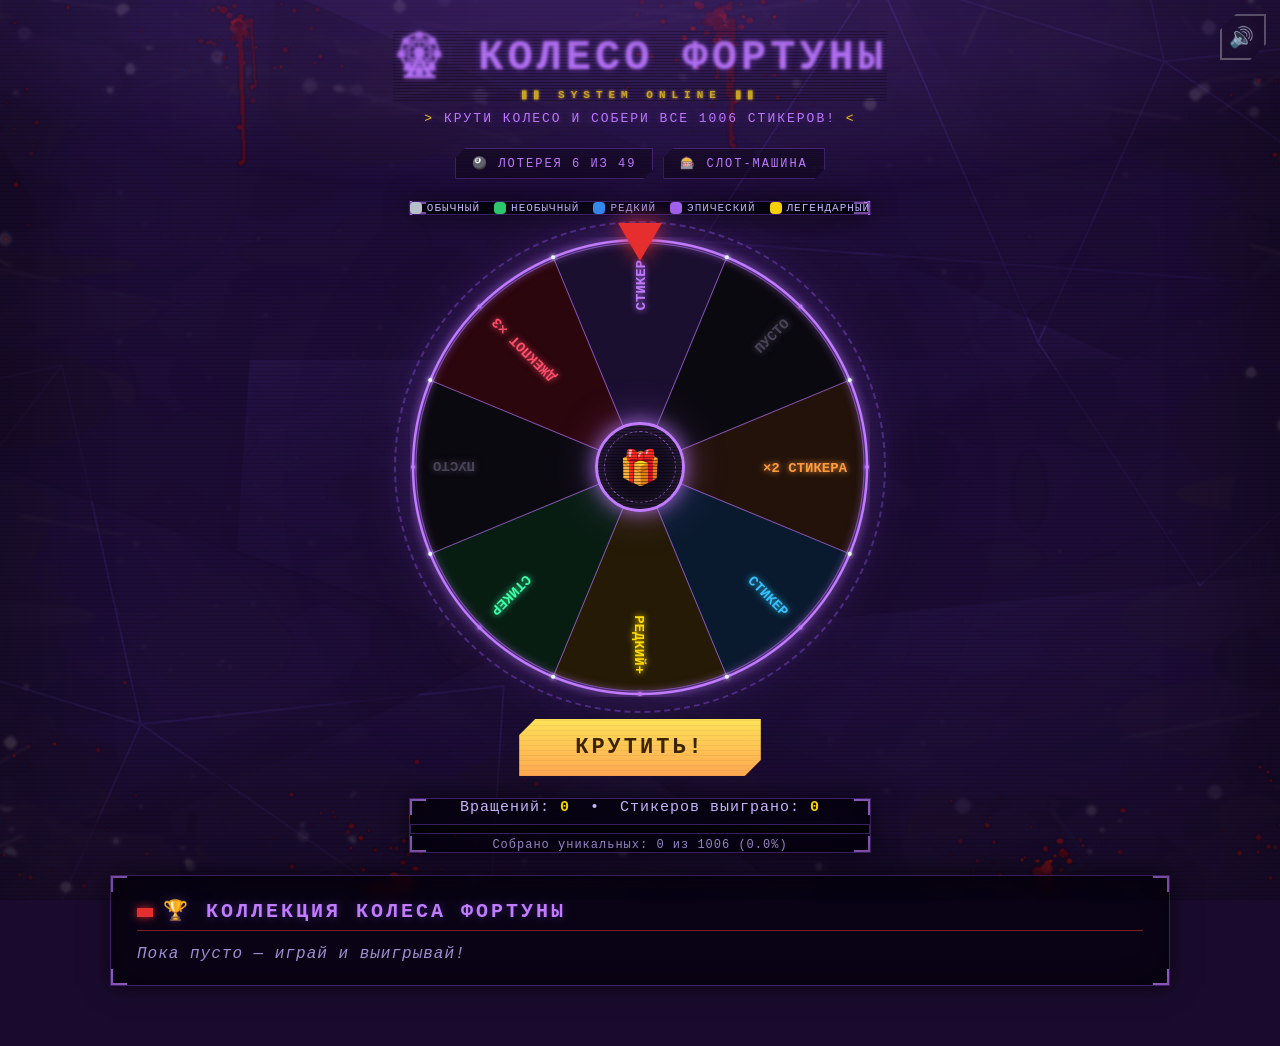
<file: app/index.html>
<!DOCTYPE html>
<html lang="ru">
<head>
<meta charset="UTF-8">
<meta name="viewport" content="width=device-width, initial-scale=1.0">
<meta http-equiv="Cache-Control" content="no-cache, no-store, must-revalidate">
<meta http-equiv="Pragma" content="no-cache">
<title>Колесо фортуны — выиграй стикеры!</title>
<style>
  :root { --neon: #c07bff; --neon-soft: rgba(160,90,255,.35); }
  * { margin: 0; padding: 0; box-sizing: border-box; }

  body {
    font-family: 'Segoe UI', 'Roboto', Arial, sans-serif;
    background-color: #1a0b2e;
    min-height: 100vh;
    color: #fff;
    overflow-x: hidden;
  }
  body::before {
    content: '';
    position: fixed; inset: 0; z-index: -2;
    background: url('bg-violet.png') center / cover no-repeat;
  }
  body::after {
    content: '';
    position: fixed; inset: 0; z-index: -1;
    background: url('blood.png') center / cover no-repeat, url('grime.png') center / cover no-repeat, repeating-linear-gradient(0deg, rgba(0,0,0,.12) 0px, rgba(0,0,0,.12) 1px, transparent 1px, transparent 4px), radial-gradient(ellipse at top, rgba(43,16,85,.28) 0%, rgba(26,11,46,.58) 140%);
  }

  .container {
    max-width: 1100px;
    margin: 0 auto;
    padding: 30px 20px 60px;
    display: flex;
    flex-direction: column;
    align-items: center;
    gap: 22px;
  }

  h1 {
    font-size: clamp(26px, 4vw, 42px);
    text-align: center;
    background: linear-gradient(90deg, #ffd700, #ff9a3d, #ffd700);
    -webkit-background-clip: text;
    background-clip: text;
    color: transparent;
    text-shadow: 0 0 40px rgba(255, 215, 0, .25);
    letter-spacing: 1px;
  }

  .subtitle { color: #c9b8ff; margin-top: -12px; text-align: center; }

  .nav { display: flex; gap: 10px; flex-wrap: wrap; justify-content: center; }
  .nav-link {
    color: #c9b8ff;
    text-decoration: none;
    font-size: 14px;
    border: 1px solid rgba(201,184,255,.35);
    padding: 7px 16px;
    border-radius: 20px;
    transition: background .2s;
  }
  .nav-link:hover { background: rgba(201,184,255,.12); }

  .wheel-stage {
    position: relative;
    width: min(92vw, 460px);
    height: min(92vw, 460px);
    filter: drop-shadow(0 20px 50px rgba(0,0,0,.55));
  }

  canvas#wheel { width: 100%; height: 100%; }

  .pointer {
    position: absolute;
    top: -14px;
    left: 50%;
    transform: translateX(-50%);
    width: 0; height: 0;
    border-left: 22px solid transparent;
    border-right: 22px solid transparent;
    border-top: 38px solid #e62e2e;
    filter: drop-shadow(0 0 10px rgba(230,46,46,.85));
    z-index: 5;
  }

  .hub {
    position: absolute;
    top: 50%; left: 50%;
    transform: translate(-50%, -50%);
    width: 90px; height: 90px;
    border-radius: 50%;
    background: radial-gradient(circle at 50% 40%, #1b0f30 0%, #0b0910 70%);
    border: 3px solid #c07bff;
    display: flex; align-items: center; justify-content: center;
    font-size: 34px;
    z-index: 4;
    box-shadow: 0 0 18px rgba(192,123,255,.75), 0 0 42px rgba(192,123,255,.35), inset 0 0 22px rgba(192,123,255,.28);
    cursor: pointer;
    user-select: none;
    transition: transform .15s, box-shadow .15s;
  }
  .hub::before {
    content: '';
    position: absolute;
    inset: 6px;
    border-radius: 50%;
    border: 1px dashed rgba(192,123,255,.65);
    animation: wheelRing 18s linear infinite reverse;
  }
  .hub::after {
    content: '';
    position: absolute;
    inset: 0;
    border-radius: 50%;
    background: repeating-linear-gradient(0deg, rgba(0,0,0,.4) 0 1px, transparent 1px 3px);
    pointer-events: none;
  }
  .hub:hover {
    transform: translate(-50%,-50%) scale(1.07);
    box-shadow: 0 0 26px rgba(192,123,255,.95), 0 0 60px rgba(192,123,255,.45), inset 0 0 30px rgba(192,123,255,.4);
  }

  .spin-btn {
    padding: 16px 56px;
    font-size: 22px;
    font-weight: 700;
    letter-spacing: 2px;
    color: #3a2500;
    background: linear-gradient(180deg, #ffe259, #ffa751);
    border: none;
    border-radius: 50px;
    cursor: pointer;
    box-shadow: 0 8px 25px rgba(255, 167, 81, .45), inset 0 2px 0 rgba(255,255,255,.6);
    transition: transform .15s, box-shadow .15s;
  }
  .spin-btn:hover:not(:disabled) { transform: translateY(-2px) scale(1.03); }
  .spin-btn:disabled { opacity: .55; cursor: not-allowed; }

  .stats { color: #c9b8ff; font-size: 15px; text-align: center; }
  .stats b { color: #ffd700; }

  .progress-wrap { width: min(92vw, 460px); margin-top: 8px; }
  .progress-bar {
    height: 10px;
    background: rgba(255,255,255,.12);
    border-radius: 6px;
    overflow: hidden;
  }
  .progress-fill {
    height: 100%;
    width: 0%;
    background: linear-gradient(90deg, #ffd700, #ff9a3d);
    border-radius: 6px;
    transition: width .6s;
  }
  .progress-label { font-size: 12px; color: #9d8fd0; margin-top: 4px; text-align: center; }

  /* ---------- редкости ---------- */
  .tier-common    { --tier: #b8c0cc; --tier-bg: rgba(184,192,204,.10); }
  .tier-uncommon  { --tier: #2ecc71; --tier-bg: rgba(46,204,113,.14); }
  .tier-rare      { --tier: #3498ff; --tier-bg: rgba(52,152,255,.16); }
  .tier-epic      { --tier: #b26bff; --tier-bg: rgba(178,107,255,.18); }
  .tier-legendary { --tier: #ffd700; --tier-bg: rgba(255,215,0,.20); }

  .legend {
    display: flex; gap: 14px; flex-wrap: wrap; justify-content: center;
    font-size: 12px; color: #c9b8ff;
  }
  .legend span { display: inline-flex; align-items: center; gap: 5px; }
  .legend i { width: 12px; height: 12px; border-radius: 4px; display: inline-block; background: var(--tier); }

  /* ---------- коллекция ---------- */
  .collection {
    width: 100%;
    background: rgba(255,255,255,.06);
    border: 1px solid rgba(255,255,255,.12);
    border-radius: 20px;
    padding: 22px 26px;
    backdrop-filter: blur(6px);
  }
  .collection h2 { font-size: 20px; margin-bottom: 14px; color: #ffe9a8; }
  .collection .empty { color: #9d8fd0; font-style: italic; }

  .stickers-grid {
    display: grid;
    grid-template-columns: repeat(auto-fill, minmax(92px, 1fr));
    gap: 12px;
  }

  .sticker-card {
    position: relative;
    background: var(--tier-bg);
    border: 2px solid var(--tier);
    border-radius: 14px;
    padding: 10px 6px 8px;
    text-align: center;
    animation: popIn .45s cubic-bezier(.34,1.56,.64,1);
    box-shadow: 0 0 10px color-mix(in srgb, var(--tier) 25%, transparent);
  }
  .sticker-card img { width: 100%; aspect-ratio: 1; object-fit: contain; }
  .sticker-card .emoji-big { font-size: 44px; line-height: 1.25; display: block; }
  .sticker-card .name {
    font-size: 10px; margin-top: 4px; color: #e8e2ff;
    overflow: hidden; display: -webkit-box;
    -webkit-line-clamp: 2; -webkit-box-orient: vertical;
  }
  .sticker-card .count {
    position: absolute; top: -8px; right: -8px;
    background: #ff4757; color: #fff;
    min-width: 24px; height: 24px; line-height: 24px;
    border-radius: 12px; font-size: 12px; font-weight: 700;
    padding: 0 5px;
    box-shadow: 0 3px 8px rgba(0,0,0,.4);
  }
  .tier-badge {
    position: absolute; top: -8px; left: -8px;
    background: var(--tier);
    color: #1a0b2e; font-size: 9px; font-weight: 800;
    padding: 3px 7px; border-radius: 9px;
    letter-spacing: .5px;
  }

  @keyframes popIn {
    0% { transform: scale(0); opacity: 0; }
    100% { transform: scale(1); opacity: 1; }
  }

  /* ---------- модалка ---------- */
  .modal-overlay {
    position: fixed; inset: 0;
    background: rgba(10, 4, 30, .8);
    display: flex; align-items: center; justify-content: center;
    z-index: 100;
    opacity: 0; pointer-events: none;
    transition: opacity .3s;
    backdrop-filter: blur(4px);
  }
  .modal-overlay.show { opacity: 1; pointer-events: auto; }

  .modal {
    background: linear-gradient(160deg, #3b1d6e, #1e0f3d);
    border: 2px solid rgba(255,215,0,.5);
    border-radius: 24px;
    padding: 34px 40px;
    text-align: center;
    max-width: 90vw;
    transform: scale(.7);
    transition: transform .35s cubic-bezier(.34,1.56,.64,1);
    box-shadow: 0 0 60px rgba(255,215,0,.25);
  }
  .modal-overlay.show .modal { transform: scale(1); }

  .modal h2 { font-size: 28px; color: #ffd700; margin-bottom: 6px; }
  .modal .prize-label { color: #c9b8ff; margin-bottom: 20px; }

  .won-stickers { display: flex; gap: 16px; justify-content: center; flex-wrap: wrap; }
  .won-item { animation: popIn .5s cubic-bezier(.34,1.56,.64,1) backwards; }
  .won-item:nth-child(2) { animation-delay: .15s; }
  .won-item:nth-child(3) { animation-delay: .3s; }
  .won-item .won-emoji {
    font-size: 88px; line-height: 1.3;
    width: 130px; height: 130px;
    display: flex; align-items: center; justify-content: center;
    background: var(--tier-bg);
    border: 2px solid var(--tier);
    border-radius: 20px;
    box-shadow: 0 0 20px color-mix(in srgb, var(--tier) 35%, transparent);
  }
  .won-item img.won-img {
    width: 130px; height: 130px; object-fit: contain;
    background: var(--tier-bg);
    border: 2px solid var(--tier);
    border-radius: 20px;
    box-shadow: 0 0 24px color-mix(in srgb, var(--tier) 45%, transparent);
  }
  .won-item .won-name { font-size: 12px; color: #ffe9a8; margin-top: 6px; max-width: 130px; }
  .won-item .won-tier { font-size: 10px; font-weight: 800; color: var(--tier); text-transform: uppercase; letter-spacing: .5px; }

  .close-btn {
    margin-top: 24px;
    padding: 12px 40px;
    font-size: 16px; font-weight: 700;
    color: #3a2500;
    background: linear-gradient(180deg, #ffe259, #ffa751);
    border: none; border-radius: 30px;
    cursor: pointer;
    transition: transform .15s;
  }
  .close-btn:hover { transform: scale(1.05); }

  #confetti-canvas { position: fixed; inset: 0; pointer-events: none; z-index: 99; }
</style>
<link rel="stylesheet" href="cyberpunk.css?v=20">
</head>
<body>

<canvas id="confetti-canvas"></canvas>

<div class="container">
  <h1>🎡 КОЛЕСО ФОРТУНЫ</h1>
  <p class="subtitle">Крути колесо и собери все 1006 стикеров!</p>

  <div class="nav">
    <a class="nav-link" href="lottery.html">🎱 Лотерея 6 из 49</a>
    <a class="nav-link" href="slots.html">🎰 Слот-машина</a>
  </div>

  <div class="legend">
    <span class="tier-common"><i></i>Обычный</span>
    <span class="tier-uncommon"><i></i>Необычный</span>
    <span class="tier-rare"><i></i>Редкий</span>
    <span class="tier-epic"><i></i>Эпический</span>
    <span class="tier-legendary"><i></i>Легендарный</span>
  </div>

  <div class="wheel-stage">
    <div class="pointer"></div>
    <canvas id="wheel" width="920" height="920"></canvas>
    <div class="hub" id="hub">🎁</div>
  </div>

  <button class="spin-btn" id="spinBtn">КРУТИТЬ!</button>

  <div class="stats">
    Вращений: <b id="spinCount">0</b> &nbsp;•&nbsp; Стикеров выиграно: <b id="stickerCount">0</b>
    <div class="progress-wrap">
      <div class="progress-bar"><div class="progress-fill" id="progressFill"></div></div>
      <div class="progress-label" id="progressLabel"></div>
    </div>
  </div>

  <div class="collection">
    <h2>🏆 Коллекция колеса фортуны</h2>
    <p class="empty" id="emptyMsg">Пока пусто — играй и выигрывай!</p>
    <div class="stickers-grid" id="collection"></div>
  </div>
</div>

<div class="modal-overlay" id="modalOverlay">
  <div class="modal">
    <h2 id="modalTitle">Победа!</h2>
    <p class="prize-label" id="modalPrize"></p>
    <div class="won-stickers" id="wonStickers"></div>
    <button class="close-btn" id="closeModal">Забрать приз</button>
  </div>
</div>

<script src="stickers-data.js?v=20"></script>
<script src="shared.js?v=20"></script>
<script>
/* ================== СОХРАНЕНИЕ ЭТОЙ ИГРЫ ================== */
initGame('wheel');
STATE.stats.wheelSpins = STATE.stats.wheelSpins || 0;
STATE.stats.wheelWon = STATE.stats.wheelWon || 0;

/* ================== СЕКТОРЫ ================== */
const SECTORS = [
  { label: 'СТИКЕР',     type: 'sticker', count: 1, color: '#1b0f30', glow: '#c07bff' },
  { label: 'ПУСТО',      type: 'empty',   count: 0, color: '#0b0910', glow: '#4a4458' },
  { label: '×2 СТИКЕРА', type: 'sticker', count: 2, color: '#22120a', glow: '#ff9a3d' },
  { label: 'СТИКЕР',     type: 'sticker', count: 1, color: '#0a1a2e', glow: '#35c4ff' },
  { label: 'РЕДКИЙ+',    type: 'rare',    count: 1, color: '#241a05', glow: '#ffd900' },
  { label: 'СТИКЕР',     type: 'sticker', count: 1, color: '#081d12', glow: '#3dffa8' },
  { label: 'ПУСТО',      type: 'empty',   count: 0, color: '#0b0910', glow: '#4a4458' },
  { label: 'ДЖЕКПОТ ×3', type: 'jackpot', count: 3, color: '#2b060d', glow: '#ff4d6a' },
];

const NORMAL_W  = [58.5, 26, 11, 4, 0.5];  // обычный сектор
const RARE_W    = [0, 0, 55, 30, 15];      // «РЕДКИЙ+»
const JACKPOT_W = [0, 35, 40, 18, 7];      // джекпот

/* ================== СОСТОЯНИЕ СТРАНИЦЫ ================== */
let spinning = false;
let angle = 0;

/* ================== КОЛЕСО ================== */
const canvas = document.getElementById('wheel');
const ctx = canvas.getContext('2d');
const SIZE = canvas.width;
const R = SIZE / 2;

function drawWheel(rotation) {
  ctx.clearRect(0, 0, SIZE, SIZE);
  const n = SECTORS.length;
  const arc = (Math.PI * 2) / n;

  ctx.save();
  ctx.translate(R, R);
  ctx.rotate(rotation);

  for (let i = 0; i < n; i++) {
    const start = i * arc - Math.PI / 2 - arc / 2;
    ctx.beginPath();
    ctx.moveTo(0, 0);
    ctx.arc(0, 0, R - 12, start, start + arc);
    ctx.closePath();
    ctx.fillStyle = SECTORS[i].color;
    ctx.fill();
    ctx.strokeStyle = 'rgba(192,123,255,.5)';
    ctx.lineWidth = 2;
    ctx.stroke();

    ctx.save();
    ctx.rotate(start + arc / 2);
    ctx.textAlign = 'right';
    ctx.fillStyle = SECTORS[i].glow;
    ctx.font = 'bold 28px Consolas, "Courier New", monospace';
    ctx.shadowColor = SECTORS[i].glow;
    ctx.shadowBlur = 14;
    ctx.fillText(SECTORS[i].label, R - 46, 10);
    ctx.restore();
  }

  // неоновый обод
  ctx.beginPath();
  ctx.arc(0, 0, R - 6, 0, Math.PI * 2);
  ctx.lineWidth = 5;
  ctx.strokeStyle = '#c07bff';
  ctx.shadowColor = '#c07bff';
  ctx.shadowBlur = 18;
  ctx.stroke();
  ctx.shadowBlur = 0;

  const bulbs = 16;
  for (let i = 0; i < bulbs; i++) {
    const a = (i / bulbs) * Math.PI * 2;
    ctx.beginPath();
    ctx.arc(Math.cos(a) * (R - 6), Math.sin(a) * (R - 6), 4, 0, Math.PI * 2);
    ctx.fillStyle = (i % 2 === 0) ? '#c07bff' : '#eaf6ff';
    ctx.shadowColor = ctx.fillStyle;
    ctx.shadowBlur = 8;
    ctx.fill();
    ctx.shadowBlur = 0;
  }

  ctx.restore();
}
drawWheel(angle);

/* ================== ВРАЩЕНИЕ ================== */
function spin() {
  if (spinning) return;
  spinning = true;
  document.getElementById('spinBtn').disabled = true;

  const n = SECTORS.length;
  const arc = (Math.PI * 2) / n;
  const targetIndex = Math.floor(Math.random() * n);

  const currentMod = ((angle % (Math.PI * 2)) + Math.PI * 2) % (Math.PI * 2);
  const targetMod = ((-targetIndex * arc) % (Math.PI * 2) + Math.PI * 2) % (Math.PI * 2);
  let delta = targetMod - currentMod;
  if (delta < 0) delta += Math.PI * 2;

  const fullTurns = (5 + Math.floor(Math.random() * 3)) * Math.PI * 2;
  const jitter = (Math.random() - 0.5) * arc * 0.6;
  const totalDelta = fullTurns + delta - jitter;

  const duration = 5200 + Math.random() * 800;
  const startAngle = angle;
  const startTime = performance.now();
  let lastTickSector = -1;

  function easeOutCubic(t) { return 1 - Math.pow(1 - t, 3); }

  function frame(now) {
    const t = Math.min((now - startTime) / duration, 1);
    angle = startAngle + totalDelta * easeOutCubic(t);
    drawWheel(angle);

    const mod = ((angle % (Math.PI * 2)) + Math.PI * 2) % (Math.PI * 2);
    const sectorAtPointer = Math.round(((Math.PI * 2) - mod) / arc) % n;
    if (sectorAtPointer !== lastTickSector) {
      lastTickSector = sectorAtPointer;
      if (t < 0.95) tickSound();
    }

    if (t < 1) requestAnimationFrame(frame);
    else finishSpin(targetIndex);
  }
  requestAnimationFrame(frame);
}

/* ================== РЕЗУЛЬТАТ ================== */
function finishSpin(index) {
  const sector = SECTORS[index];
  STATE.stats.wheelSpins++;
  saveState();
  document.getElementById('spinCount').textContent = STATE.stats.wheelSpins;

  if (sector.type === 'empty') {
    Sound.loss();
    showModal('😕 Пусто!', pickRand(PHRASES.wheelEmpty), []);
  } else {
    const w = sector.type === 'rare' ? RARE_W : sector.type === 'jackpot' ? JACKPOT_W : NORMAL_W;
    const won = [];
    for (let i = 0; i < sector.count; i++) {
      const s = pickSticker(w);
      won.push(s);
      awardSticker(s);
      STATE.stats.wheelWon++;
    }
    saveState();
    document.getElementById('stickerCount').textContent = STATE.stats.wheelWon;

    const bestTier = won.reduce((a, s) => Math.max(a, TIER_RANK[s.tier]), 0);
    const titles = {
      sticker: pickRand(PHRASES.wheelWin),
      rare: pickRand(PHRASES.wheelRare),
      jackpot: pickRand(PHRASES.wheelJackpot)
    };
    const labels = {
      sticker: sector.count > 1 ? `Ты выиграл ${sector.count} стикера!` : 'Ты выиграл стикер!',
      rare: 'Гарантированно редкий стикер или лучше!',
      jackpot: 'Сразу 3 стикера с повышенной редкостью!'
    };
    if (sector.type === 'sticker' && bestTier >= 3) titles.sticker = pickRand(PHRASES.wheelRare);
    showModal(titles[sector.type], labels[sector.type], won);
    winJingle();
    Confetti.launch(sector.type !== 'sticker' ? 220 : 120);
  }

  renderCollection(document.getElementById('collection'), document.getElementById('emptyMsg'));
  updateProgress(document.getElementById('progressFill'), document.getElementById('progressLabel'));
  spinning = false;
  document.getElementById('spinBtn').disabled = false;
}

/* ================== МОДАЛКА ================== */
const overlay = document.getElementById('modalOverlay');
function showModal(title, label, stickers) {
  document.getElementById('modalTitle').textContent = title;
  document.getElementById('modalPrize').textContent = label;
  const box = document.getElementById('wonStickers');
  box.innerHTML = '';
  stickers.forEach(s => box.appendChild(buildWonItem(s)));
  overlay.classList.add('show');
}
bindModal(overlay, document.getElementById('closeModal'));

/* ================== ИНИЦИАЛИЗАЦИЯ ================== */
Confetti.init(document.getElementById('confetti-canvas'));
Sound.init();
document.getElementById('spinBtn').addEventListener('click', spin);
document.getElementById('hub').addEventListener('click', spin);

document.getElementById('spinCount').textContent = STATE.stats.wheelSpins;
document.getElementById('stickerCount').textContent = STATE.stats.wheelWon;
renderCollection(document.getElementById('collection'), document.getElementById('emptyMsg'));
updateProgress(document.getElementById('progressFill'), document.getElementById('progressLabel'));
</script>
</body>
</html>
</file>
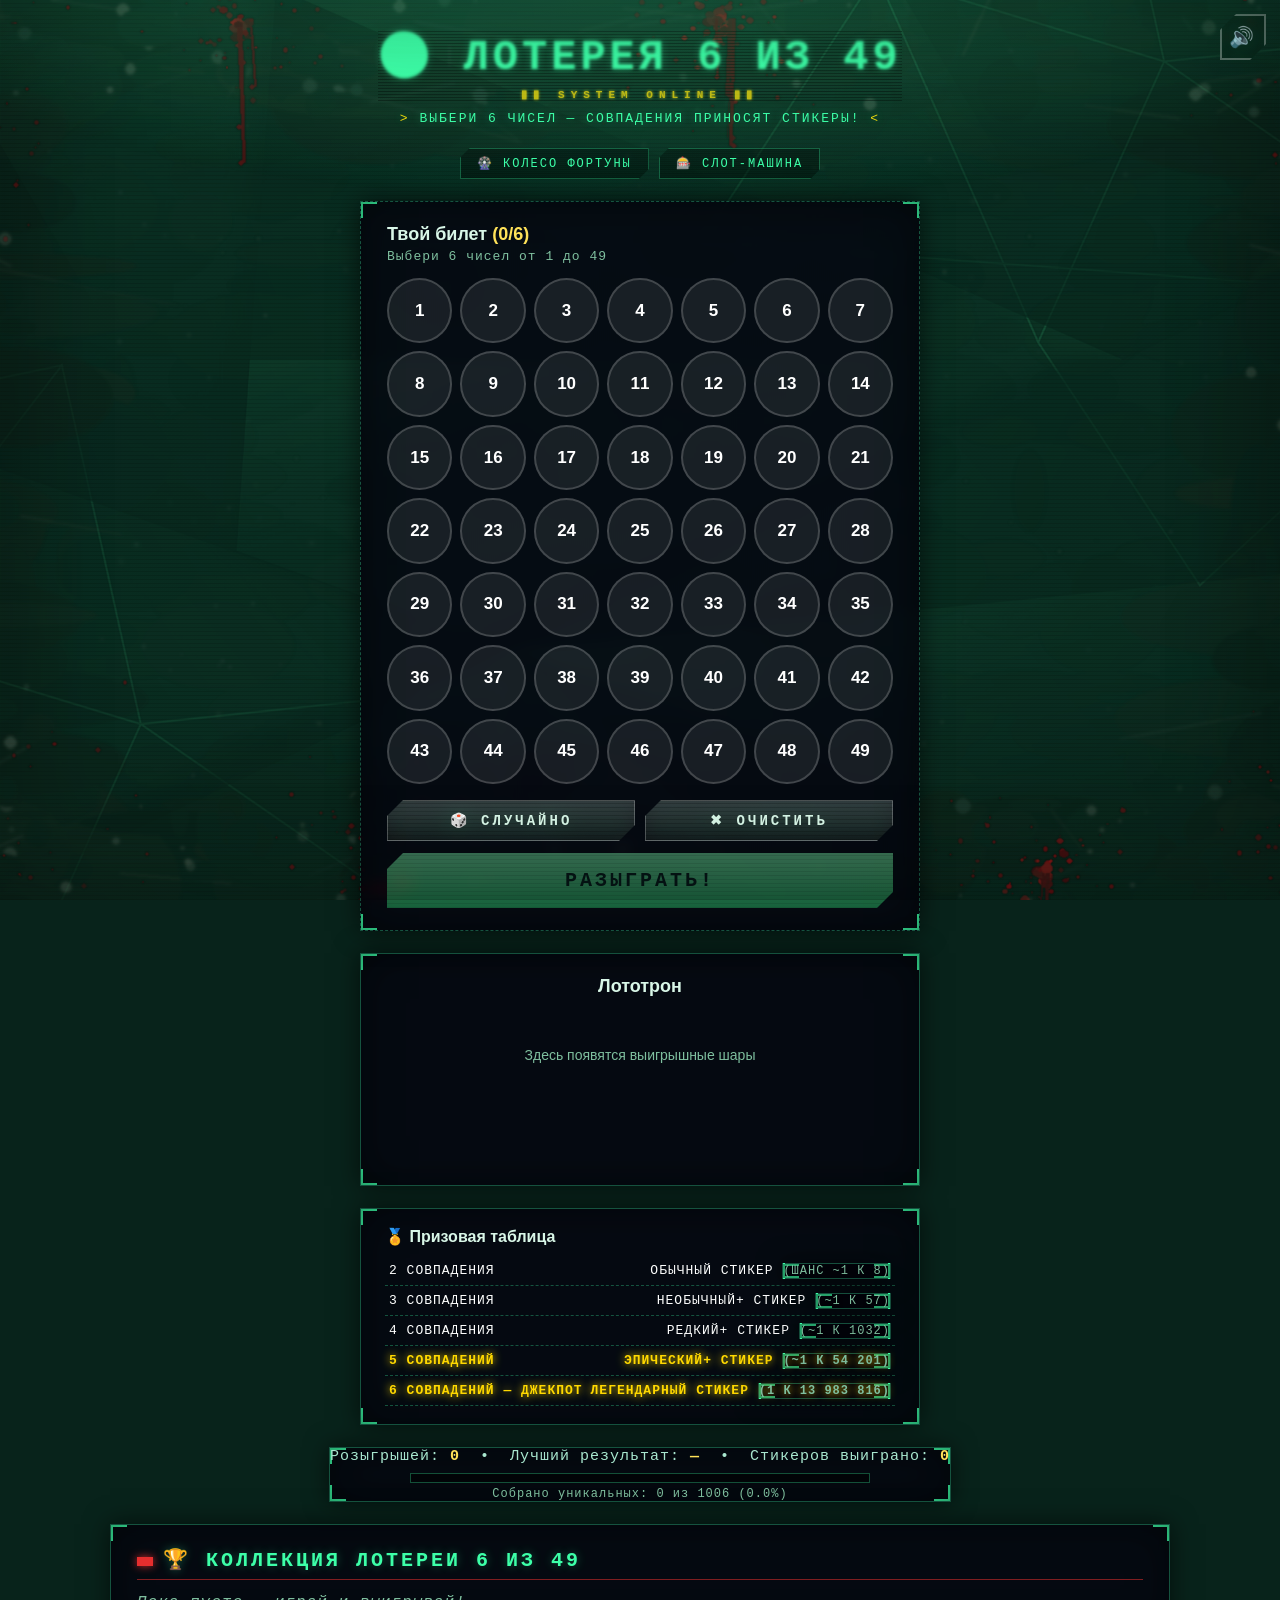
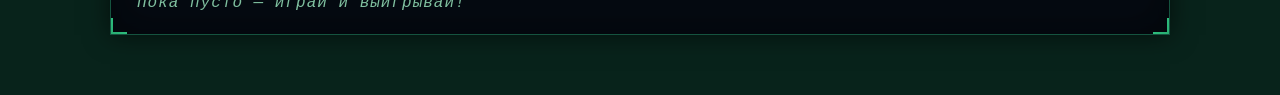
<file: app/lottery.html>
<!DOCTYPE html>
<html lang="ru">
<head>
<meta charset="UTF-8">
<meta name="viewport" content="width=device-width, initial-scale=1.0">
<meta http-equiv="Cache-Control" content="no-cache, no-store, must-revalidate">
<meta http-equiv="Pragma" content="no-cache">
<title>Лотерея 6 из 49 — выиграй стикеры!</title>
<style>
  :root { --neon: #3dffa8; --neon-soft: rgba(61,255,168,.30); }
  * { margin: 0; padding: 0; box-sizing: border-box; }

  body {
    font-family: 'Segoe UI', 'Roboto', Arial, sans-serif;
    background-color: #08231b;
    min-height: 100vh;
    color: #fff;
    overflow-x: hidden;
  }
  body::before {
    content: '';
    position: fixed; inset: 0; z-index: -2;
    background: url('bg-green.png') center / cover no-repeat;
  }
  body::after {
    content: '';
    position: fixed; inset: 0; z-index: -1;
    background: url('blood.png') center / cover no-repeat, url('grime.png') center / cover no-repeat, repeating-linear-gradient(0deg, rgba(0,0,0,.12) 0px, rgba(0,0,0,.12) 1px, transparent 1px, transparent 4px), radial-gradient(ellipse at top, rgba(13,59,46,.28) 0%, rgba(8,35,27,.58) 140%);
  }

  .container {
    max-width: 1100px;
    margin: 0 auto;
    padding: 30px 20px 60px;
    display: flex;
    flex-direction: column;
    align-items: center;
    gap: 22px;
  }

  h1 {
    font-size: clamp(26px, 4vw, 42px);
    text-align: center;
    background: linear-gradient(90deg, #ffe259, #7bf1a8, #ffe259);
    -webkit-background-clip: text;
    background-clip: text;
    color: transparent;
    text-shadow: 0 0 40px rgba(123, 241, 168, .25);
    letter-spacing: 1px;
  }

  .subtitle { color: #a8e6cf; margin-top: -12px; text-align: center; }

  .nav { display: flex; gap: 10px; flex-wrap: wrap; justify-content: center; }
  .nav-link {
    color: #a8e6cf;
    text-decoration: none;
    font-size: 14px;
    border: 1px solid rgba(168,230,207,.35);
    padding: 7px 16px;
    border-radius: 20px;
    transition: background .2s;
  }
  .nav-link:hover { background: rgba(168,230,207,.12); }

  /* ---------- билет ---------- */
  .ticket {
    background: rgba(255,255,255,.06);
    border: 1px solid rgba(255,255,255,.14);
    border-radius: 20px;
    padding: 22px 26px;
    backdrop-filter: blur(6px);
    width: min(94vw, 560px);
  }
  .ticket h2 { font-size: 18px; color: #d9f7e8; margin-bottom: 4px; }
  .ticket .hint { font-size: 13px; color: #7fbf9f; margin-bottom: 14px; }

  .numbers-grid {
    display: grid;
    grid-template-columns: repeat(7, 1fr);
    gap: 8px;
  }

  .num {
    aspect-ratio: 1;
    display: flex; align-items: center; justify-content: center;
    border-radius: 50%;
    background: rgba(255,255,255,.08);
    border: 2px solid rgba(255,255,255,.18);
    font-size: clamp(13px, 2.4vw, 17px);
    font-weight: 700;
    cursor: pointer;
    user-select: none;
    transition: transform .12s, background .15s, border-color .15s;
  }
  .num:hover { transform: scale(1.12); border-color: #7bf1a8; }
  .num.selected {
    background: linear-gradient(160deg, #ffd700, #ff9a3d);
    border-color: #ffd700;
    color: #3a2500;
    box-shadow: 0 0 12px rgba(255,215,0,.45);
  }
  .num.matched {
    background: linear-gradient(160deg, #2ecc71, #1a9c54);
    border-color: #7bf1a8;
    color: #fff;
    box-shadow: 0 0 14px rgba(46,204,113,.6);
    animation: pulse 1s ease-in-out infinite alternate;
  }
  .num.missed {
    background: rgba(231,76,60,.25);
    border-color: rgba(231,76,60,.6);
    color: #ffb3ab;
  }

  @keyframes pulse {
    from { transform: scale(1); }
    to   { transform: scale(1.08); }
  }

  .ticket-actions { display: flex; gap: 10px; margin-top: 16px; flex-wrap: wrap; }
  .mini-btn {
    flex: 1;
    min-width: 110px;
    padding: 11px 14px;
    font-size: 14px; font-weight: 700;
    border-radius: 12px;
    border: 1px solid rgba(255,255,255,.25);
    background: rgba(255,255,255,.08);
    color: #d9f7e8;
    cursor: pointer;
    transition: background .15s, transform .12s;
  }
  .mini-btn:hover { background: rgba(255,255,255,.16); transform: translateY(-1px); }

  .play-btn {
    width: 100%;
    margin-top: 12px;
    padding: 16px;
    font-size: 20px; font-weight: 800; letter-spacing: 2px;
    color: #08231b;
    background: linear-gradient(180deg, #7bf1a8, #2ecc71);
    border: none; border-radius: 16px;
    cursor: pointer;
    box-shadow: 0 8px 25px rgba(46,204,113,.4), inset 0 2px 0 rgba(255,255,255,.5);
    transition: transform .15s;
  }
  .play-btn:hover:not(:disabled) { transform: translateY(-2px) scale(1.01); }
  .play-btn:disabled { opacity: .45; cursor: not-allowed; }

  /* ---------- лототрон ---------- */
  .draw-area {
    width: min(94vw, 560px);
    background: rgba(0,0,0,.25);
    border: 1px solid rgba(255,255,255,.12);
    border-radius: 20px;
    padding: 22px 26px;
    text-align: center;
  }
  .draw-area h2 { font-size: 18px; color: #d9f7e8; margin-bottom: 16px; }

  .balls {
    display: flex; gap: 14px; justify-content: center; flex-wrap: wrap;
    min-height: 84px; align-items: center;
  }
  .ball {
    width: 76px; height: 76px;
    border-radius: 50%;
    display: flex; align-items: center; justify-content: center;
    font-size: 26px; font-weight: 800;
    color: #5a3200;
    background: radial-gradient(circle at 32% 28%, #fff8dc, #ffd700 55%, #c8950a);
    border: 3px solid #a97e08;
    box-shadow: 0 6px 16px rgba(0,0,0,.45), inset 0 -6px 10px rgba(0,0,0,.18);
    animation: ballIn .5s cubic-bezier(.34,1.56,.64,1) backwards;
  }
  .ball.match {
    background: radial-gradient(circle at 32% 28%, #d8ffe9, #2ecc71 55%, #157a41);
    border-color: #0f5c30;
    color: #04331a;
    box-shadow: 0 0 24px rgba(46,204,113,.8), 0 6px 16px rgba(0,0,0,.45);
  }
  @keyframes ballIn {
    0% { transform: translateY(-70px) scale(.3); opacity: 0; }
    100% { transform: translateY(0) scale(1); opacity: 1; }
  }

  .result-msg { margin-top: 16px; font-size: 20px; font-weight: 800; min-height: 28px; color: #ffe259; }
  .result-sub { font-size: 14px; color: #a8e6cf; margin-top: 4px; min-height: 18px; }

  /* ---------- таблица призов ---------- */
  .prizes {
    width: min(94vw, 560px);
    background: rgba(255,255,255,.06);
    border: 1px solid rgba(255,255,255,.12);
    border-radius: 20px;
    padding: 18px 24px;
  }
  .prizes h2 { font-size: 16px; color: #d9f7e8; margin-bottom: 10px; }
  .prize-row {
    display: flex; justify-content: space-between; align-items: center;
    padding: 7px 4px; font-size: 14px;
    border-bottom: 1px dashed rgba(255,255,255,.12);
  }
  .prize-row:last-child { border-bottom: none; }
  .prize-row .odds { color: #7fbf9f; font-size: 12px; }
  .prize-row.hot { color: #ffe259; font-weight: 700; }

  /* ---------- редкости ---------- */
  .tier-common    { --tier: #b8c0cc; --tier-bg: rgba(184,192,204,.10); }
  .tier-uncommon  { --tier: #2ecc71; --tier-bg: rgba(46,204,113,.14); }
  .tier-rare      { --tier: #3498ff; --tier-bg: rgba(52,152,255,.16); }
  .tier-epic      { --tier: #b26bff; --tier-bg: rgba(178,107,255,.18); }
  .tier-legendary { --tier: #ffd700; --tier-bg: rgba(255,215,0,.20); }

  .stats { color: #a8e6cf; font-size: 15px; text-align: center; }
  .stats b { color: #ffe259; }

  .progress-wrap { width: min(92vw, 460px); margin: 8px auto 0; }
  .progress-bar { height: 10px; background: rgba(255,255,255,.12); border-radius: 6px; overflow: hidden; }
  .progress-fill {
    height: 100%; width: 0%;
    background: linear-gradient(90deg, #7bf1a8, #2ecc71);
    border-radius: 6px; transition: width .6s;
  }
  .progress-label { font-size: 12px; color: #7fbf9f; margin-top: 4px; text-align: center; }

  /* ---------- коллекция ---------- */
  .collection {
    width: 100%;
    background: rgba(255,255,255,.06);
    border: 1px solid rgba(255,255,255,.12);
    border-radius: 20px;
    padding: 22px 26px;
    backdrop-filter: blur(6px);
  }
  .collection h2 { font-size: 20px; margin-bottom: 14px; color: #d9f7e8; }
  .collection .empty { color: #7fbf9f; font-style: italic; }

  .stickers-grid {
    display: grid;
    grid-template-columns: repeat(auto-fill, minmax(92px, 1fr));
    gap: 12px;
  }

  .sticker-card {
    position: relative;
    background: var(--tier-bg);
    border: 2px solid var(--tier);
    border-radius: 14px;
    padding: 10px 6px 8px;
    text-align: center;
    animation: popIn .45s cubic-bezier(.34,1.56,.64,1);
  }
  .sticker-card img { width: 100%; aspect-ratio: 1; object-fit: contain; }
  .sticker-card .emoji-big { font-size: 44px; line-height: 1.25; display: block; }
  .sticker-card .name {
    font-size: 10px; margin-top: 4px; color: #e8fff4;
    overflow: hidden; display: -webkit-box;
    -webkit-line-clamp: 2; -webkit-box-orient: vertical;
  }
  .sticker-card .count {
    position: absolute; top: -8px; right: -8px;
    background: #ff4757; color: #fff;
    min-width: 24px; height: 24px; line-height: 24px;
    border-radius: 12px; font-size: 12px; font-weight: 700;
    padding: 0 5px;
    box-shadow: 0 3px 8px rgba(0,0,0,.4);
  }
  .tier-badge {
    position: absolute; top: -8px; left: -8px;
    background: var(--tier);
    color: #08231b; font-size: 9px; font-weight: 800;
    padding: 3px 7px; border-radius: 9px;
    letter-spacing: .5px;
  }

  @keyframes popIn {
    0% { transform: scale(0); opacity: 0; }
    100% { transform: scale(1); opacity: 1; }
  }

  /* ---------- модалка ---------- */
  .modal-overlay {
    position: fixed; inset: 0;
    background: rgba(3, 18, 13, .82);
    display: flex; align-items: center; justify-content: center;
    z-index: 100;
    opacity: 0; pointer-events: none;
    transition: opacity .3s;
    backdrop-filter: blur(4px);
  }
  .modal-overlay.show { opacity: 1; pointer-events: auto; }

  .modal {
    background: linear-gradient(160deg, #0f5c3f, #06231a);
    border: 2px solid rgba(123,241,168,.5);
    border-radius: 24px;
    padding: 34px 40px;
    text-align: center;
    max-width: 90vw;
    transform: scale(.7);
    transition: transform .35s cubic-bezier(.34,1.56,.64,1);
    box-shadow: 0 0 60px rgba(123,241,168,.25);
  }
  .modal-overlay.show .modal { transform: scale(1); }

  .modal h2 { font-size: 28px; color: #ffe259; margin-bottom: 6px; }
  .modal .prize-label { color: #a8e6cf; margin-bottom: 20px; }

  .won-stickers { display: flex; gap: 16px; justify-content: center; flex-wrap: wrap; }
  .won-item { animation: popIn .5s cubic-bezier(.34,1.56,.64,1) backwards; }
  .won-item .won-emoji {
    font-size: 88px; line-height: 1.3;
    width: 130px; height: 130px;
    display: flex; align-items: center; justify-content: center;
    background: var(--tier-bg);
    border: 2px solid var(--tier);
    border-radius: 20px;
    box-shadow: 0 0 20px color-mix(in srgb, var(--tier) 35%, transparent);
  }
  .won-item img.won-img {
    width: 130px; height: 130px; object-fit: contain;
    background: var(--tier-bg);
    border: 2px solid var(--tier);
    border-radius: 20px;
    box-shadow: 0 0 24px color-mix(in srgb, var(--tier) 45%, transparent);
  }
  .won-item .won-name { font-size: 12px; color: #d9f7e8; margin-top: 6px; max-width: 130px; }
  .won-item .won-tier { font-size: 10px; font-weight: 800; color: var(--tier); text-transform: uppercase; letter-spacing: .5px; }

  .close-btn {
    margin-top: 24px;
    padding: 12px 40px;
    font-size: 16px; font-weight: 700;
    color: #08231b;
    background: linear-gradient(180deg, #7bf1a8, #2ecc71);
    border: none; border-radius: 30px;
    cursor: pointer;
    transition: transform .15s;
  }
  .close-btn:hover { transform: scale(1.05); }

  #confetti-canvas { position: fixed; inset: 0; pointer-events: none; z-index: 99; }
</style>
<link rel="stylesheet" href="cyberpunk.css?v=20">
</head>
<body>

<canvas id="confetti-canvas"></canvas>

<div class="container">
  <h1>🎱 ЛОТЕРЕЯ 6 ИЗ 49</h1>
  <p class="subtitle">Выбери 6 чисел — совпадения приносят стикеры!</p>

  <div class="nav">
    <a class="nav-link" href="index.html">🎡 Колесо фортуны</a>
    <a class="nav-link" href="slots.html">🎰 Слот-машина</a>
  </div>

  <div class="ticket">
    <h2>Твой билет <span id="selectedCount" style="color:#ffe259">(0/6)</span></h2>
    <p class="hint">Выбери 6 чисел от 1 до 49</p>
    <div class="numbers-grid" id="numbersGrid"></div>
    <div class="ticket-actions">
      <button class="mini-btn" id="randomBtn">🎲 Случайно</button>
      <button class="mini-btn" id="clearBtn">✖ Очистить</button>
    </div>
    <button class="play-btn" id="playBtn" disabled>РАЗЫГРАТЬ!</button>
  </div>

  <div class="draw-area">
    <h2>Лототрон</h2>
    <div class="balls" id="balls"><span style="color:#7fbf9f;font-size:14px">Здесь появятся выигрышные шары</span></div>
    <div class="result-msg" id="resultMsg"></div>
    <div class="result-sub" id="resultSub"></div>
  </div>

  <div class="prizes">
    <h2>🏅 Призовая таблица</h2>
    <div class="prize-row"><span>2 совпадения</span><span>Обычный стикер <span class="odds">(шанс ~1 к 8)</span></span></div>
    <div class="prize-row"><span>3 совпадения</span><span>Необычный+ стикер <span class="odds">(~1 к 57)</span></span></div>
    <div class="prize-row"><span>4 совпадения</span><span>Редкий+ стикер <span class="odds">(~1 к 1032)</span></span></div>
    <div class="prize-row hot"><span>5 совпадений</span><span>Эпический+ стикер <span class="odds">(~1 к 54 201)</span></span></div>
    <div class="prize-row hot"><span>6 совпадений — ДЖЕКПОТ</span><span>Легендарный стикер <span class="odds">(1 к 13 983 816)</span></span></div>
  </div>

  <div class="stats">
    Розыгрышей: <b id="gameCount">0</b> &nbsp;•&nbsp; Лучший результат: <b id="bestResult">—</b> &nbsp;•&nbsp; Стикеров выиграно: <b id="stickerCount">0</b>
    <div class="progress-wrap">
      <div class="progress-bar"><div class="progress-fill" id="progressFill"></div></div>
      <div class="progress-label" id="progressLabel"></div>
    </div>
  </div>

  <div class="collection">
    <h2>🏆 Коллекция лотереи 6 из 49</h2>
    <p class="empty" id="emptyMsg">Пока пусто — играй и выигрывай!</p>
    <div class="stickers-grid" id="collection"></div>
  </div>
</div>

<div class="modal-overlay" id="modalOverlay">
  <div class="modal">
    <h2 id="modalTitle">Выигрыш!</h2>
    <p class="prize-label" id="modalPrize"></p>
    <div class="won-stickers" id="wonStickers"></div>
    <button class="close-btn" id="closeModal">Забрать приз</button>
  </div>
</div>

<script src="stickers-data.js?v=20"></script>
<script src="shared.js?v=20"></script>
<script>
/* ================== СОХРАНЕНИЕ ЭТОЙ ИГРЫ ================== */
initGame('lottery');
STATE.stats.lottoGames = STATE.stats.lottoGames || 0;
STATE.stats.lottoWon = STATE.stats.lottoWon || 0;
STATE.stats.lottoBest = STATE.stats.lottoBest || 0;

/* веса редкости по числу совпадений: 2, 3, 4, 5, 6 */
const MATCH_WEIGHTS = {
  2: [90, 10, 0, 0, 0],
  3: [0, 70, 25, 5, 0],
  4: [0, 0, 70, 25, 5],
  5: [0, 0, 0, 85, 15],
  6: [0, 0, 0, 0, 100],
};

const selected = new Set();
let playing = false;

/* ================== СЕТКА ЧИСЕЛ ================== */
const grid = document.getElementById('numbersGrid');
const numEls = {};
for (let i = 1; i <= 49; i++) {
  const el = document.createElement('div');
  el.className = 'num';
  el.textContent = i;
  el.addEventListener('click', () => toggleNumber(i));
  grid.appendChild(el);
  numEls[i] = el;
}

function toggleNumber(i) {
  if (playing) return;
  if (selected.has(i)) selected.delete(i);
  else if (selected.size < 6) selected.add(i);
  syncTicket();
}

function syncTicket() {
  for (let i = 1; i <= 49; i++) {
    numEls[i].classList.toggle('selected', selected.has(i));
    numEls[i].classList.remove('matched', 'missed');
  }
  document.getElementById('selectedCount').textContent = `(${selected.size}/6)`;
  document.getElementById('playBtn').disabled = selected.size !== 6 || playing;
}

document.getElementById('randomBtn').addEventListener('click', () => {
  if (playing) return;
  selected.clear();
  while (selected.size < 6) selected.add(1 + Math.floor(Math.random() * 49));
  syncTicket();
});
document.getElementById('clearBtn').addEventListener('click', () => {
  if (playing) return;
  selected.clear();
  syncTicket();
});

/* ================== РОЗЫГРЫШ ================== */
function drawWinningNumbers() {
  const set = new Set();
  while (set.size < 6) set.add(1 + Math.floor(Math.random() * 49));
  return [...set];
}

function matchSound() { beep(880, 0.25, 0.14, 'sine'); setTimeout(() => beep(1174, 0.3, 0.14, 'sine'), 120); }

async function play() {
  if (playing || selected.size !== 6) return;
  playing = true;
  document.getElementById('playBtn').disabled = true;

  const ballsBox = document.getElementById('balls');
  ballsBox.innerHTML = '';
  document.getElementById('resultMsg').textContent = '';
  document.getElementById('resultSub').textContent = '';
  syncTicket();

  const winning = drawWinningNumbers();
  const balls = [];

  for (let i = 0; i < 6; i++) {
    await new Promise(res => setTimeout(res, 750));
    const b = document.createElement('div');
    b.className = 'ball';
    b.textContent = winning[i];
    ballsBox.appendChild(b);
    balls.push(b);
    beep(500 + Math.random() * 300, 0.15, 0.12, 'triangle');
  }

  await new Promise(res => setTimeout(res, 700));

  const matches = winning.filter(n => selected.has(n));
  matches.forEach((n, i) => {
    setTimeout(() => {
      balls[winning.indexOf(n)].classList.add('match');
      numEls[n].classList.add('matched');
      matchSound();
    }, i * 350);
  });
  [...selected].filter(n => !winning.includes(n)).forEach(n => numEls[n].classList.add('missed'));

  await new Promise(res => setTimeout(res, matches.length * 350 + 600));

  const m = matches.length;
  STATE.stats.lottoGames++;
  STATE.stats.lottoBest = Math.max(STATE.stats.lottoBest, m);

  if (m >= 2) {
    const s = pickSticker(MATCH_WEIGHTS[m]);
    awardSticker(s);
    STATE.stats.lottoWon++;
    saveState();

    const titles = {
      2: pickRand(PHRASES.lotto2), 3: pickRand(PHRASES.lotto3), 4: pickRand(PHRASES.lotto4),
      5: pickRand(PHRASES.lotto5), 6: pickRand(PHRASES.lotto6)
    };
    document.getElementById('resultMsg').textContent = titles[m];
    document.getElementById('resultSub').textContent = 'Ты выиграл стикер: ' + s.name;
    showModal(titles[m], 'Твой приз за ' + m + ' ' + plural(m, 'совпадение', 'совпадения', 'совпадений') + ':', [s]);
    winJingle();
    Confetti.launch(m >= 4 ? 250 : 120, ['#7bf1a8', '#2ecc71', '#ffe259', '#ffd700', '#ffffff', '#4ecdc4']);
  } else {
    saveState();
    Sound.loss();
    document.getElementById('resultMsg').textContent = m === 1 ? pickRand(PHRASES.lottoOne) : pickRand(PHRASES.lottoMiss);
    document.getElementById('resultSub').textContent = 'Сыграй ещё раз — удача где-то рядом!';
  }

  syncStats();
  renderCollection(document.getElementById('collection'), document.getElementById('emptyMsg'));
  updateProgress(document.getElementById('progressFill'), document.getElementById('progressLabel'));
  playing = false;
  document.getElementById('playBtn').disabled = selected.size !== 6;
}

function syncStats() {
  document.getElementById('gameCount').textContent = STATE.stats.lottoGames;
  document.getElementById('bestResult').textContent = STATE.stats.lottoBest > 0 ? `${STATE.stats.lottoBest} из 6` : '—';
  document.getElementById('stickerCount').textContent = STATE.stats.lottoWon;
}

document.getElementById('playBtn').addEventListener('click', play);

/* ================== МОДАЛКА ================== */
const overlay = document.getElementById('modalOverlay');
function showModal(title, label, stickers) {
  document.getElementById('modalTitle').textContent = title;
  document.getElementById('modalPrize').textContent = label;
  const box = document.getElementById('wonStickers');
  box.innerHTML = '';
  stickers.forEach(s => box.appendChild(buildWonItem(s)));
  overlay.classList.add('show');
}
bindModal(overlay, document.getElementById('closeModal'));

/* ================== ИНИЦИАЛИЗАЦИЯ ================== */
Confetti.init(document.getElementById('confetti-canvas'));
Sound.init();
syncStats();
renderCollection(document.getElementById('collection'), document.getElementById('emptyMsg'));
updateProgress(document.getElementById('progressFill'), document.getElementById('progressLabel'));
</script>
</body>
</html>
</file>
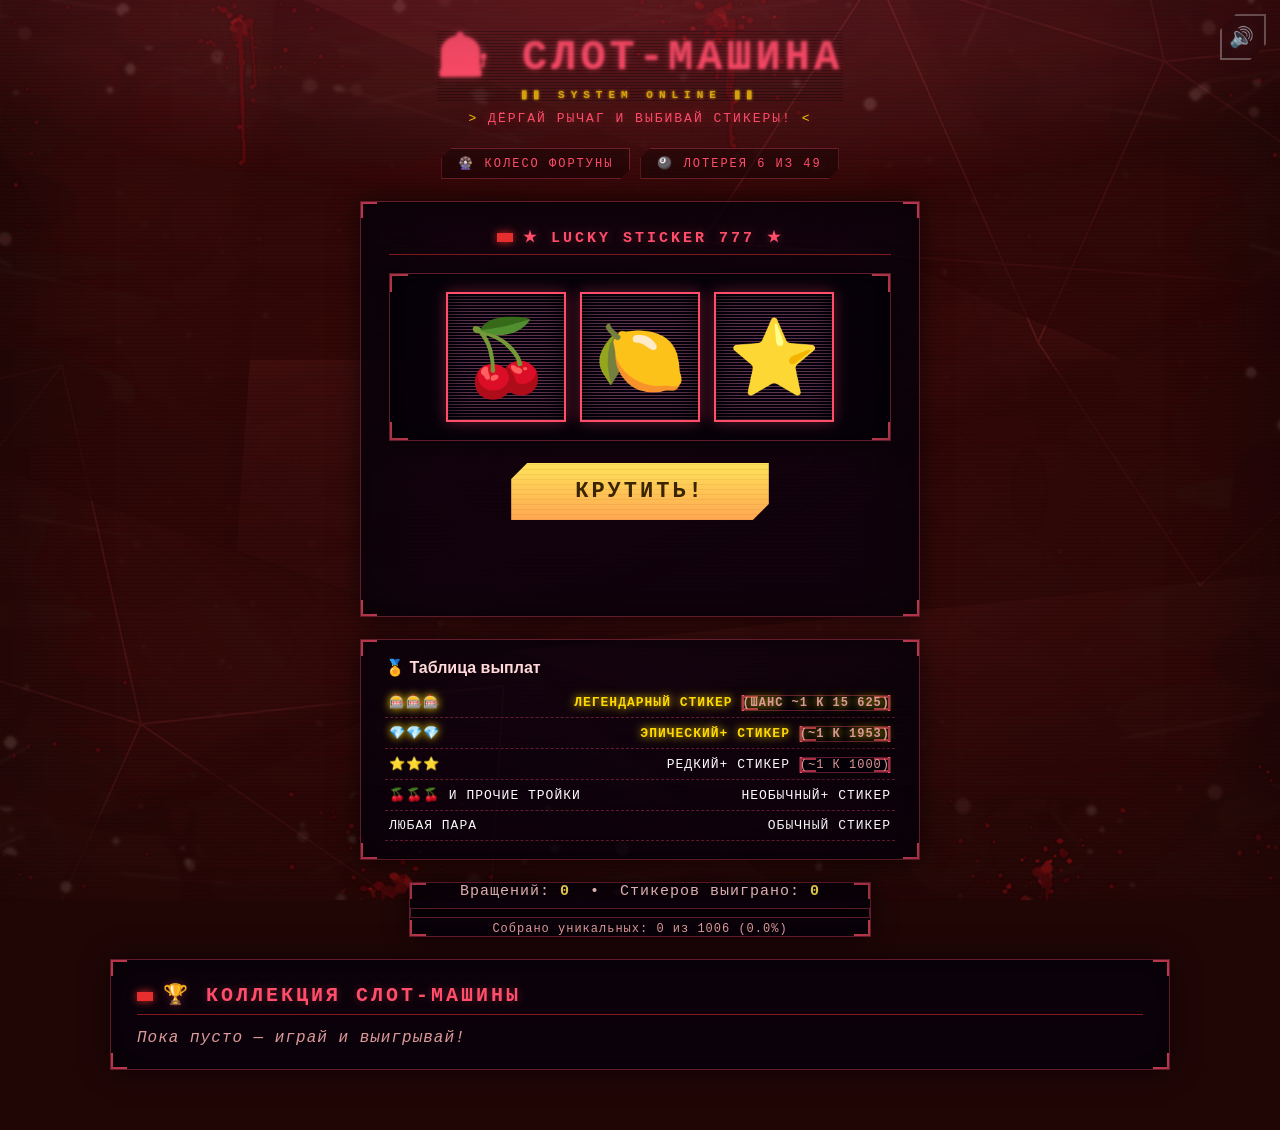
<file: app/slots.html>
<!DOCTYPE html>
<html lang="ru">
<head>
<meta charset="UTF-8">
<meta name="viewport" content="width=device-width, initial-scale=1.0">
<meta http-equiv="Cache-Control" content="no-cache, no-store, must-revalidate">
<meta http-equiv="Pragma" content="no-cache">
<title>Слот-машина — выбей стикеры!</title>
<style>
  :root { --neon: #ff4d6a; --neon-soft: rgba(255,77,106,.35); }
  * { margin: 0; padding: 0; box-sizing: border-box; }

  body {
    font-family: 'Segoe UI', 'Roboto', Arial, sans-serif;
    background-color: #210606;
    min-height: 100vh;
    color: #fff;
    overflow-x: hidden;
  }
  body::before {
    content: '';
    position: fixed; inset: 0; z-index: -2;
    background: url('bg-red.png') center / cover no-repeat;
  }
  body::after {
    content: '';
    position: fixed; inset: 0; z-index: -1;
    background: url('blood.png') center / cover no-repeat, url('grime.png') center / cover no-repeat, repeating-linear-gradient(0deg, rgba(0,0,0,.12) 0px, rgba(0,0,0,.12) 1px, transparent 1px, transparent 4px), radial-gradient(ellipse at top, rgba(61,11,11,.28) 0%, rgba(33,6,6,.58) 140%);
  }

  .container {
    max-width: 1100px;
    margin: 0 auto;
    padding: 30px 20px 60px;
    display: flex;
    flex-direction: column;
    align-items: center;
    gap: 22px;
  }

  h1 {
    font-size: clamp(26px, 4vw, 42px);
    text-align: center;
    background: linear-gradient(90deg, #ffd700, #ff6b6b, #ffd700);
    -webkit-background-clip: text;
    background-clip: text;
    color: transparent;
    text-shadow: 0 0 40px rgba(255, 107, 107, .3);
    letter-spacing: 1px;
  }

  .subtitle { color: #ffc9c9; margin-top: -12px; text-align: center; }

  .nav { display: flex; gap: 10px; flex-wrap: wrap; justify-content: center; }
  .nav-link {
    color: #ffc9c9;
    text-decoration: none;
    font-size: 14px;
    border: 1px solid rgba(255,201,201,.35);
    padding: 7px 16px;
    border-radius: 20px;
    transition: background .2s;
  }
  .nav-link:hover { background: rgba(255,201,201,.12); }

  /* ---------- слот-машина ---------- */
  .machine {
    width: min(94vw, 560px);
    background: linear-gradient(170deg, #5c1010, #2b0505);
    border: 3px solid #ffd700;
    border-radius: 26px;
    padding: 26px 28px 30px;
    box-shadow: 0 20px 60px rgba(0,0,0,.6), inset 0 2px 0 rgba(255,215,0,.3);
    text-align: center;
  }

  .machine-title {
    font-size: 15px; font-weight: 800; letter-spacing: 3px;
    color: #ffd700; margin-bottom: 18px;
  }

  .reels {
    display: flex; gap: 14px; justify-content: center;
    background: rgba(0,0,0,.45);
    border-radius: 18px;
    padding: 18px;
    border: 2px solid rgba(255,215,0,.35);
  }

  .reel {
    width: 120px; height: 130px;
    background: linear-gradient(180deg, #fff8f0, #ffe9d6);
    border-radius: 14px;
    display: flex; align-items: center; justify-content: center;
    font-size: 74px;
    box-shadow: inset 0 4px 10px rgba(0,0,0,.25);
    overflow: hidden;
    position: relative;
  }
  /* VHS-полосы на квадратах барабана (встроено в страницу, чтобы не зависеть от кэша CSS) */
  .reels .reel {
    background-color: #05000f !important;
    background-image:
      repeating-linear-gradient(0deg, rgba(255, 70, 106, .22) 0 1px, transparent 1px 3px),
      repeating-linear-gradient(0deg, rgba(255, 255, 255, .18) 0 1px, transparent 1px 3px) !important;
  }
  .reel .sym { display: block; transition: transform .1s; position: relative; z-index: 1; }
  .reel.spinning .sym { animation: reelBlur .09s linear infinite; }
  .reel.stopped .sym { animation: stopBounce .4s cubic-bezier(.34,1.56,.64,1); }
  .reel.won {
    box-shadow: 0 0 24px rgba(255,215,0,.9), inset 0 4px 10px rgba(0,0,0,.25);
    outline: 3px solid #ffd700;
  }

  @keyframes reelBlur {
    0%   { transform: translateY(-14px) scaleY(1.25); filter: blur(2px); }
    100% { transform: translateY(14px) scaleY(1.25); filter: blur(2px); }
  }
  @keyframes stopBounce {
    0% { transform: scale(1.4); }
    100% { transform: scale(1); }
  }

  .lever-btn {
    margin-top: 22px;
    padding: 16px 64px;
    font-size: 22px; font-weight: 800; letter-spacing: 2px;
    color: #3a2500;
    background: linear-gradient(180deg, #ffe259, #ffa751);
    border: none; border-radius: 50px;
    cursor: pointer;
    box-shadow: 0 8px 25px rgba(255,167,81,.45), inset 0 2px 0 rgba(255,255,255,.6);
    transition: transform .15s;
  }
  .lever-btn:hover:not(:disabled) { transform: translateY(-2px) scale(1.03); }
  .lever-btn:disabled { opacity: .5; cursor: not-allowed; }

  .result-msg {
    margin-top: 16px;
    font-size: 20px; font-weight: 800;
    min-height: 28px;
    color: #ffe259;
  }
  .result-sub { font-size: 14px; color: #ffc9c9; margin-top: 4px; min-height: 18px; }

  /* ---------- таблица выплат ---------- */
  .paytable {
    width: min(94vw, 560px);
    background: rgba(255,255,255,.06);
    border: 1px solid rgba(255,255,255,.12);
    border-radius: 20px;
    padding: 18px 24px;
  }
  .paytable h2 { font-size: 16px; color: #ffd9d9; margin-bottom: 10px; }
  .prize-row {
    display: flex; justify-content: space-between; align-items: center;
    padding: 7px 4px; font-size: 14px;
    border-bottom: 1px dashed rgba(255,255,255,.12);
  }
  .prize-row:last-child { border-bottom: none; }
  .prize-row .odds { color: #d99; font-size: 12px; }
  .prize-row.hot { color: #ffe259; font-weight: 700; }

  /* ---------- редкости ---------- */
  .tier-common    { --tier: #b8c0cc; --tier-bg: rgba(184,192,204,.10); }
  .tier-uncommon  { --tier: #2ecc71; --tier-bg: rgba(46,204,113,.14); }
  .tier-rare      { --tier: #3498ff; --tier-bg: rgba(52,152,255,.16); }
  .tier-epic      { --tier: #b26bff; --tier-bg: rgba(178,107,255,.18); }
  .tier-legendary { --tier: #ffd700; --tier-bg: rgba(255,215,0,.20); }

  .stats { color: #ffc9c9; font-size: 15px; text-align: center; }
  .stats b { color: #ffe259; }

  .progress-wrap { width: min(92vw, 460px); margin: 8px auto 0; }
  .progress-bar { height: 10px; background: rgba(255,255,255,.12); border-radius: 6px; overflow: hidden; }
  .progress-fill {
    height: 100%; width: 0%;
    background: linear-gradient(90deg, #ffd700, #ff6b6b);
    border-radius: 6px; transition: width .6s;
  }
  .progress-label { font-size: 12px; color: #d99; margin-top: 4px; text-align: center; }

  /* ---------- коллекция ---------- */
  .collection {
    width: 100%;
    background: rgba(255,255,255,.06);
    border: 1px solid rgba(255,255,255,.12);
    border-radius: 20px;
    padding: 22px 26px;
    backdrop-filter: blur(6px);
  }
  .collection h2 { font-size: 20px; margin-bottom: 14px; color: #ffd9d9; }
  .collection .empty { color: #d99; font-style: italic; }

  .stickers-grid {
    display: grid;
    grid-template-columns: repeat(auto-fill, minmax(92px, 1fr));
    gap: 12px;
  }

  .sticker-card {
    position: relative;
    background: var(--tier-bg);
    border: 2px solid var(--tier);
    border-radius: 14px;
    padding: 10px 6px 8px;
    text-align: center;
    animation: popIn .45s cubic-bezier(.34,1.56,.64,1);
  }
  .sticker-card img { width: 100%; aspect-ratio: 1; object-fit: contain; }
  .sticker-card .emoji-big { font-size: 44px; line-height: 1.25; display: block; }
  .sticker-card .name {
    font-size: 10px; margin-top: 4px; color: #ffecec;
    overflow: hidden; display: -webkit-box;
    -webkit-line-clamp: 2; -webkit-box-orient: vertical;
  }
  .sticker-card .count {
    position: absolute; top: -8px; right: -8px;
    background: #ff4757; color: #fff;
    min-width: 24px; height: 24px; line-height: 24px;
    border-radius: 12px; font-size: 12px; font-weight: 700;
    padding: 0 5px;
    box-shadow: 0 3px 8px rgba(0,0,0,.4);
  }
  .tier-badge {
    position: absolute; top: -8px; left: -8px;
    background: var(--tier);
    color: #210606; font-size: 9px; font-weight: 800;
    padding: 3px 7px; border-radius: 9px;
    letter-spacing: .5px;
  }

  @keyframes popIn {
    0% { transform: scale(0); opacity: 0; }
    100% { transform: scale(1); opacity: 1; }
  }

  /* ---------- модалка ---------- */
  .modal-overlay {
    position: fixed; inset: 0;
    background: rgba(20, 3, 3, .82);
    display: flex; align-items: center; justify-content: center;
    z-index: 100;
    opacity: 0; pointer-events: none;
    transition: opacity .3s;
    backdrop-filter: blur(4px);
  }
  .modal-overlay.show { opacity: 1; pointer-events: auto; }

  .modal {
    background: linear-gradient(160deg, #6e1d1d, #2b0505);
    border: 2px solid rgba(255,215,0,.5);
    border-radius: 24px;
    padding: 34px 40px;
    text-align: center;
    max-width: 90vw;
    transform: scale(.7);
    transition: transform .35s cubic-bezier(.34,1.56,.64,1);
    box-shadow: 0 0 60px rgba(255,215,0,.25);
  }
  .modal-overlay.show .modal { transform: scale(1); }

  .modal h2 { font-size: 28px; color: #ffd700; margin-bottom: 6px; }
  .modal .prize-label { color: #ffc9c9; margin-bottom: 20px; }

  .won-stickers { display: flex; gap: 16px; justify-content: center; flex-wrap: wrap; }
  .won-item { animation: popIn .5s cubic-bezier(.34,1.56,.64,1) backwards; }
  .won-item .won-emoji {
    font-size: 88px; line-height: 1.3;
    width: 130px; height: 130px;
    display: flex; align-items: center; justify-content: center;
    background: var(--tier-bg);
    border: 2px solid var(--tier);
    border-radius: 20px;
    box-shadow: 0 0 20px color-mix(in srgb, var(--tier) 35%, transparent);
  }
  .won-item img.won-img {
    width: 130px; height: 130px; object-fit: contain;
    background: var(--tier-bg);
    border: 2px solid var(--tier);
    border-radius: 20px;
    box-shadow: 0 0 24px color-mix(in srgb, var(--tier) 45%, transparent);
  }
  .won-item .won-name { font-size: 12px; color: #ffd9d9; margin-top: 6px; max-width: 130px; }
  .won-item .won-tier { font-size: 10px; font-weight: 800; color: var(--tier); text-transform: uppercase; letter-spacing: .5px; }

  .close-btn {
    margin-top: 24px;
    padding: 12px 40px;
    font-size: 16px; font-weight: 700;
    color: #3a2500;
    background: linear-gradient(180deg, #ffe259, #ffa751);
    border: none; border-radius: 30px;
    cursor: pointer;
    transition: transform .15s;
  }
  .close-btn:hover { transform: scale(1.05); }

  #confetti-canvas { position: fixed; inset: 0; pointer-events: none; z-index: 99; }
</style>
<link rel="stylesheet" href="cyberpunk.css?v=20">
</head>
<body>

<canvas id="confetti-canvas"></canvas>

<div class="container">
  <h1>🎰 СЛОТ-МАШИНА</h1>
  <p class="subtitle">Дёргай рычаг и выбивай стикеры!</p>

  <div class="nav">
    <a class="nav-link" href="index.html">🎡 Колесо фортуны</a>
    <a class="nav-link" href="lottery.html">🎱 Лотерея 6 из 49</a>
  </div>

  <div class="machine">
    <div class="machine-title">★ LUCKY STICKER 777 ★</div>
    <div class="reels">
      <div class="reel" id="reel0"><span class="sym">🍒</span></div>
      <div class="reel" id="reel1"><span class="sym">🍋</span></div>
      <div class="reel" id="reel2"><span class="sym">⭐</span></div>
    </div>
    <button class="lever-btn" id="spinBtn">КРУТИТЬ!</button>
    <div class="result-msg" id="resultMsg"></div>
    <div class="result-sub" id="resultSub"></div>
  </div>

  <div class="paytable">
    <h2>🏅 Таблица выплат</h2>
    <div class="prize-row hot"><span>🎰🎰🎰</span><span>Легендарный стикер <span class="odds">(шанс ~1 к 15 625)</span></span></div>
    <div class="prize-row hot"><span>💎💎💎</span><span>Эпический+ стикер <span class="odds">(~1 к 1953)</span></span></div>
    <div class="prize-row"><span>⭐⭐⭐</span><span>Редкий+ стикер <span class="odds">(~1 к 1000)</span></span></div>
    <div class="prize-row"><span>🍒🍒🍒 и прочие тройки</span><span>Необычный+ стикер</span></div>
    <div class="prize-row"><span>Любая пара</span><span>Обычный стикер</span></div>
  </div>

  <div class="stats">
    Вращений: <b id="spinCount">0</b> &nbsp;•&nbsp; Стикеров выиграно: <b id="stickerCount">0</b>
    <div class="progress-wrap">
      <div class="progress-bar"><div class="progress-fill" id="progressFill"></div></div>
      <div class="progress-label" id="progressLabel"></div>
    </div>
  </div>

  <div class="collection">
    <h2>🏆 Коллекция слот-машины</h2>
    <p class="empty" id="emptyMsg">Пока пусто — играй и выигрывай!</p>
    <div class="stickers-grid" id="collection"></div>
  </div>
</div>

<div class="modal-overlay" id="modalOverlay">
  <div class="modal">
    <h2 id="modalTitle">Выигрыш!</h2>
    <p class="prize-label" id="modalPrize"></p>
    <div class="won-stickers" id="wonStickers"></div>
    <button class="close-btn" id="closeModal">Забрать приз</button>
  </div>
</div>

<script src="stickers-data.js?v=20"></script>
<script src="shared.js?v=20"></script>
<script>
/* ================== СОХРАНЕНИЕ ЭТОЙ ИГРЫ ================== */
initGame('slots');
STATE.stats.slotSpins = STATE.stats.slotSpins || 0;
STATE.stats.slotWon = STATE.stats.slotWon || 0;

/* ================== СИМВОЛЫ ================== */
const SYMBOLS = ['🍒', '🍋', '🍇', '🔔', '⭐', '💎', '🔥', '🎰'];
const SYM_W   = [25,   20,   15,   12,   10,   8,    6,    4];   // веса на барабане

/* веса редкости приза [common, uncommon, rare, epic, legendary] */
const PAY = {
  triple_jackpot: [0, 0, 0, 0, 100],   // 🎰🎰🎰
  triple_diamond: [0, 0, 0, 85, 15],   // 💎💎💎
  triple_star:    [0, 0, 70, 25, 5],   // ⭐⭐⭐
  triple_other:   [0, 70, 25, 5, 0],   // прочие тройки
  pair:           [85, 15, 0, 0, 0],   // пара (стикер всегда)
};

function pickSymbol() {
  return SYMBOLS[rollTierIndex(SYM_W)];
}

/* ================== СОСТОЯНИЕ ================== */
let spinning = false;

/* ================== ВРАЩЕНИЕ ================== */
async function spin() {
  if (spinning) return;
  spinning = true;
  document.getElementById('spinBtn').disabled = true;
  document.getElementById('resultMsg').textContent = '';
  document.getElementById('resultSub').textContent = '';

  const reels = [0, 1, 2].map(i => document.getElementById('reel' + i));
  reels.forEach(r => r.classList.remove('stopped', 'won'));

  const result = [pickSymbol(), pickSymbol(), pickSymbol()];
  const stopTimes = [1300, 2100, 2900];

  // запускаем "вращение" каждого барабана
  const intervals = reels.map((reel, i) => {
    reel.classList.add('spinning');
    return setInterval(() => {
      reel.querySelector('.sym').textContent = SYMBOLS[Math.floor(Math.random() * SYMBOLS.length)];
    }, 80);
  });

  beep(300, 0.2, 0.1, 'sawtooth');

  // останавливаем барабаны по очереди
  for (let i = 0; i < 3; i++) {
    await new Promise(res => setTimeout(res, stopTimes[i] - (i > 0 ? stopTimes[i - 1] : 0)));
    clearInterval(intervals[i]);
    reels[i].classList.remove('spinning');
    reels[i].classList.add('stopped');
    reels[i].querySelector('.sym').textContent = result[i];
    beep(600, 0.12, 0.12, 'triangle');
  }

  await new Promise(res => setTimeout(res, 500));
  evaluate(result, reels);

  spinning = false;
  document.getElementById('spinBtn').disabled = false;
}

/* ================== ВЫПЛАТЫ ================== */
function evaluate(result, reels) {
  STATE.stats.slotSpins++;
  const [a, b, c] = result;
  const isTriple = a === b && b === c;
  const isPair = !isTriple && (a === b || b === c || a === c);

  let weights = null, title = '', label = '';

  if (isTriple && a === '🎰')      { weights = PAY.triple_jackpot; title = pickRand(PHRASES.slotJackpot); label = 'Забирай легендарный стикер!'; }
  else if (isTriple && a === '💎') { weights = PAY.triple_diamond; title = pickRand(PHRASES.slotDiamond); label = 'Эпический+ стикер твой!'; }
  else if (isTriple && a === '⭐') { weights = PAY.triple_star;    title = pickRand(PHRASES.slotStar);    label = 'Редкий+ стикер твой!'; }
  else if (isTriple)               { weights = PAY.triple_other;   title = pickRand(PHRASES.slotWin) + ` Три ${a}!`; label = 'Необычный+ стикер твой!'; }
  else if (isPair)               { weights = PAY.pair;          title = pickRand(PHRASES.slotWin); label = 'Повезло — пара принесла стикер!'; }

  if (weights) {
    const s = pickSticker(weights);
    awardSticker(s);
    STATE.stats.slotWon++;
    reels.forEach(r => {
      const sym = r.querySelector('.sym').textContent;
      if (isTriple || sym === a || sym === b) r.classList.add('won');
    });

    document.getElementById('resultMsg').textContent = title;
    document.getElementById('resultSub').textContent = label;
    showModal(title, 'Твой выигрыш:', [s]);
    winJingle();
    Confetti.launch(isTriple ? 250 : 120, ['#ffd700', '#ff6b6b', '#ffe259', '#ffffff', '#ff9a3d']);
  } else {
    Sound.loss();
    document.getElementById('resultMsg').textContent = isPair ? pickRand(PHRASES.slotPairEmpty) : pickRand(PHRASES.slotMiss);
    document.getElementById('resultSub').textContent = 'Дёрни ещё раз — барабан того стоит!';
  }

  saveState();
  syncStats();
  renderCollection(document.getElementById('collection'), document.getElementById('emptyMsg'));
  updateProgress(document.getElementById('progressFill'), document.getElementById('progressLabel'));
}

function syncStats() {
  document.getElementById('spinCount').textContent = STATE.stats.slotSpins;
  document.getElementById('stickerCount').textContent = STATE.stats.slotWon;
}

document.getElementById('spinBtn').addEventListener('click', spin);

/* ================== МОДАЛКА ================== */
const overlay = document.getElementById('modalOverlay');
function showModal(title, label, stickers) {
  document.getElementById('modalTitle').textContent = title;
  document.getElementById('modalPrize').textContent = label;
  const box = document.getElementById('wonStickers');
  box.innerHTML = '';
  stickers.forEach(s => box.appendChild(buildWonItem(s)));
  overlay.classList.add('show');
}
bindModal(overlay, document.getElementById('closeModal'));

/* ================== ИНИЦИАЛИЗАЦИЯ ================== */
Confetti.init(document.getElementById('confetti-canvas'));
Sound.init();
syncStats();
renderCollection(document.getElementById('collection'), document.getElementById('emptyMsg'));
updateProgress(document.getElementById('progressFill'), document.getElementById('progressLabel'));
</script>
</body>
</html>
</file>
<file: app/cyberpunk.css>
/* ============================================================
   CYBERPUNK UI — полный редизайн интерфейса.
   Скошенные углы, неоновые HUD-рамки, моноширинная типографика,
   глитч-заголовки, сегментные прогресс-бары.
   Цвета страницы: --neon, --neon-soft; акцент: --neon2 (жёлтый).
   ============================================================ */

:root { --neon2: #ffd900; --cp-mono: 'Consolas', 'Courier New', monospace; }

/* ---------- фон: мягкая неоновая виньетка (сканлайны — точечно, ниже) ---------- */
html::after {
  content: '';
  position: fixed; inset: 0; z-index: 9989;
  pointer-events: none;
  background:
    radial-gradient(ellipse 120% 55% at 50% -10%, var(--neon-soft, rgba(178,102,255,.16)) 0%, transparent 60%);
  box-shadow: inset 0 0 110px 16px rgba(0, 0, 0, .28);
  opacity: .9;
}

/* ---------- заголовок: неон + RGB-глитч ---------- */
h1 {
  font-family: var(--cp-mono) !important;
  font-weight: 700;
  letter-spacing: 4px;
  text-transform: uppercase;
  /* минимум блюра — текст чёткий */
  text-shadow:
    0 0 3px var(--neon, #b26bff),
    0 0 8px var(--neon-soft, rgba(178,102,255,.5)) !important;
  animation: cpGlitch 3.8s infinite;
  position: relative;
  /* сильные VHS-сканлайны на тексте шапки */
  background: repeating-linear-gradient(
    0deg,
    rgba(0, 0, 0, .5) 0px, rgba(0, 0, 0, .5) 1px,
    transparent 1px, transparent 3px
  );
}
h1::after {
  content: '▮▮ SYSTEM ONLINE ▮▮';
  display: block;
  font-family: var(--cp-mono);
  font-size: 11px;
  letter-spacing: 6px;
  color: var(--neon2);
  text-shadow: 0 0 3px var(--neon2);
  margin-top: 6px;
  opacity: .8;
}
@keyframes cpGlitch {
  0%, 88%, 100% { text-shadow: 0 0 3px var(--neon,#b26bff), 0 0 8px var(--neon-soft,rgba(178,102,255,.5)); transform: translate(0); }
  89% { text-shadow: -2px 0 #ff004c, 2px 0 #00fff9; transform: translate(1px, -1px); }
  90% { text-shadow: 2px 0 #ff004c, -2px 0 #00fff9; transform: translate(-1px, 1px); }
  91% { text-shadow: 0 0 3px var(--neon,#b26bff); transform: translate(0); }
  94% { opacity: .85; }
  95% { opacity: 1; }
}

.subtitle {
  font-family: var(--cp-mono) !important;
  text-transform: uppercase;
  letter-spacing: 2px;
  font-size: 13px !important;
  color: var(--neon, #c9b8ff) !important;
  text-shadow: 0 0 10px var(--neon-soft, rgba(178,102,255,.8));
}
.subtitle::before { content: '> '; color: var(--neon2); }
.subtitle::after  { content: ' <'; color: var(--neon2); }

/* ---------- навигация: HUD-чипы со скошенными углами ---------- */
.nav-link {
  font-family: var(--cp-mono) !important;
  text-transform: uppercase;
  letter-spacing: 2px;
  font-size: 12px !important;
  color: var(--neon, #c9b8ff) !important;
  border: 1px solid var(--neon-soft, rgba(178,102,255,.5)) !important;
  border-radius: 0 !important;
  background: rgba(0, 0, 0, .35) !important;
  clip-path: polygon(10px 0, 100% 0, 100% calc(100% - 10px), calc(100% - 10px) 100%, 0 100%, 0 10px);
  transition: background .15s, color .15s, filter .15s !important;
}
.nav-link:hover {
  background: var(--neon, #b26bff) !important;
  color: #0b0016 !important;
  filter: drop-shadow(0 0 10px var(--neon, #b26bff));
}

/* ---------- кнопки: скошенные неоновые + VHS-сканлайны ---------- */
.spin-btn, .lever-btn, .play-btn, .mini-btn, button {
  font-family: var(--cp-mono) !important;
  text-transform: uppercase;
  letter-spacing: 3px;
  border-radius: 0 !important;
  clip-path: polygon(16px 0, 100% 0, 100% calc(100% - 16px), calc(100% - 16px) 100%, 0 100%, 0 16px);
  box-shadow: none !important;
  filter: drop-shadow(0 0 12px var(--neon-soft, rgba(178,102,255,.5)));
  transition: filter .15s, transform .1s !important;
}
/* лёгкие сканлайны на кнопках (на «КРУТИТЬ» — минимум) */
.spin-btn, .lever-btn {
  background-image:
    repeating-linear-gradient(0deg, rgba(0,0,0,.05) 0 1px, transparent 1px 5px),
    linear-gradient(180deg, #ffe259, #ffa751) !important;
}
.play-btn {
  background-image:
    repeating-linear-gradient(0deg, rgba(0,0,0,.10) 0 1px, transparent 1px 4px),
    linear-gradient(180deg, #7bf1a8, #2ecc71) !important;
}
.mini-btn {
  background-image:
    repeating-linear-gradient(0deg, rgba(0,0,0,.18) 0 1px, transparent 1px 4px),
    linear-gradient(180deg, rgba(255,255,255,.10), rgba(0,0,0,.28)) !important;
}
.nav-link {
  background-image: repeating-linear-gradient(0deg, rgba(0,0,0,.20) 0 1px, transparent 1px 4px) !important;
}

/* VHS-сканлайны на выбранных жёлтых шарах лотереи */
.num.selected {
  background-image:
    repeating-linear-gradient(0deg, rgba(0,0,0,.28) 0 1px, transparent 1px 3px),
    linear-gradient(160deg, #ffd700, #ff9a3d) !important;
}

/* ---------- КОЛЕСО: киберпанк-кольцо вместо сканлайнов ---------- */
.wheel-stage { position: relative; }
.wheel-stage::after { content: none; }
.wheel-stage::before {
  content: '';
  position: absolute; inset: -16px;
  border-radius: 50%;
  border: 2px dashed var(--neon-soft, rgba(178,102,255,.65));
  filter: drop-shadow(0 0 8px var(--neon-soft, rgba(178,102,255,.8)));
  animation: wheelRing 26s linear infinite;
  pointer-events: none;
  z-index: 4;
}
@keyframes wheelRing { to { transform: rotate(360deg); } }

/* ---------- БАРАБАН СЛОТОВ: киберпанк-рамка, VHS только на квадратах ---------- */
.reels {
  border-radius: 0 !important;
  border: 1px solid var(--neon-soft, rgba(255,77,106,.45)) !important;
  background-color: rgba(5, 0, 10, .8) !important;
  background-image:
    linear-gradient(var(--neon, #ff4d6a), var(--neon, #ff4d6a)),
    linear-gradient(var(--neon, #ff4d6a), var(--neon, #ff4d6a)),
    linear-gradient(var(--neon, #ff4d6a), var(--neon, #ff4d6a)),
    linear-gradient(var(--neon, #ff4d6a), var(--neon, #ff4d6a)),
    linear-gradient(var(--neon, #ff4d6a), var(--neon, #ff4d6a)),
    linear-gradient(var(--neon, #ff4d6a), var(--neon, #ff4d6a)),
    linear-gradient(var(--neon, #ff4d6a), var(--neon, #ff4d6a)),
    linear-gradient(var(--neon, #ff4d6a), var(--neon, #ff4d6a)) !important;
  background-size:
    18px 2px, 2px 18px,
    18px 2px, 2px 18px,
    18px 2px, 2px 18px,
    18px 2px, 2px 18px !important;
  background-position:
    left top, left top,
    right top, right top,
    left bottom, left bottom,
    right bottom, right bottom !important;
  background-repeat: no-repeat !important;
  box-shadow: 0 0 24px rgba(0,0,0,.6), inset 0 0 40px rgba(0,0,0,.5) !important;
}
.reels::after { content: none; }
/* VHS на самих квадратах барабана: светлые полосы на тёмном фоне */
.reel {
  background-color: #05000f !important;
  background-image:
    repeating-linear-gradient(0deg, rgba(255, 70, 106, .18) 0 1px, transparent 1px 3px),
    repeating-linear-gradient(0deg, rgba(255, 255, 255, .15) 0 1px, transparent 1px 3px) !important;
}
.spin-btn:hover, .lever-btn:hover, .play-btn:hover, .mini-btn:hover, button:hover {
  filter: drop-shadow(0 0 22px var(--neon, #b26bff)) drop-shadow(0 0 44px var(--neon-soft, rgba(178,102,255,.6)));
}
.spin-btn:active, .lever-btn:active, .play-btn:active, .mini-btn:active, button:active {
  transform: scale(.96);
}

/* ---------- HUD-панели: тёмное стекло + уголки ---------- */
.collection, .paytable, .prizes, .stats, .legend, .odds,
.machine, .ticket, .draw-area, .modal {
  background-color: rgba(5, 0, 15, .72) !important;
  border: 1px solid var(--neon-soft, rgba(178,102,255,.4)) !important;
  border-radius: 0 !important;
  background-image:
    linear-gradient(var(--neon, #b26bff), var(--neon, #b26bff)),
    linear-gradient(var(--neon, #b26bff), var(--neon, #b26bff)),
    linear-gradient(var(--neon, #b26bff), var(--neon, #b26bff)),
    linear-gradient(var(--neon, #b26bff), var(--neon, #b26bff)),
    linear-gradient(var(--neon, #b26bff), var(--neon, #b26bff)),
    linear-gradient(var(--neon, #b26bff), var(--neon, #b26bff)),
    linear-gradient(var(--neon, #b26bff), var(--neon, #b26bff)),
    linear-gradient(var(--neon, #b26bff), var(--neon, #b26bff)) !important;
  background-size:
    16px 2px, 2px 16px,
    16px 2px, 2px 16px,
    16px 2px, 2px 16px,
    16px 2px, 2px 16px !important;
  background-position:
    left top, left top,
    right top, right top,
    left bottom, left bottom,
    right bottom, right bottom !important;
  background-repeat: no-repeat !important;
  box-shadow: 0 0 24px rgba(0,0,0,.6), inset 0 0 40px rgba(0,0,0,.45) !important;
}

/* заголовки панелей — моно, капс, красный таб как на HUD-референсе */
.collection h2, .paytable h3, .prize-label, .machine-title {
  font-family: var(--cp-mono) !important;
  text-transform: uppercase;
  letter-spacing: 3px;
  color: var(--neon, #c9b8ff) !important;
  text-shadow: 0 0 10px var(--neon-soft, rgba(178,102,255,.9));
  border-bottom: 1px solid rgba(230, 46, 46, .55);
  padding-bottom: 7px;
}
.prize-label::before, .collection h2::before, .machine-title::before, .paytable h3::before {
  content: '';
  display: inline-block;
  width: 16px; height: 9px;
  background: #e62e2e;
  box-shadow: 0 0 9px rgba(230, 46, 46, .9);
  margin-right: 10px;
}

/* ---------- прогресс-бар: сегментный неон ---------- */
.progress-bar {
  background: rgba(0,0,0,.55) !important;
  border: 1px solid var(--neon-soft, rgba(178,102,255,.4)) !important;
  border-radius: 0 !important;
  overflow: hidden;
}
.progress-fill {
  background: repeating-linear-gradient(
    -45deg,
    var(--neon, #b26bff) 0 8px,
    var(--neon2, #ffd900) 8px 16px
  ) !important;
  box-shadow: 0 0 12px var(--neon, #b26bff);
  border-radius: 0 !important;
}
.progress-label, .stats, .odds, .hint, .empty, .result-sub {
  font-family: var(--cp-mono) !important;
  letter-spacing: 1px;
}
.result-msg {
  font-family: var(--cp-mono) !important;
  text-transform: uppercase;
  letter-spacing: 2px;
  text-shadow: 0 0 12px var(--neon, #b26bff) !important;
}

/* ---------- таблицы выплат ---------- */
.prize-row {
  font-family: var(--cp-mono) !important;
  border-bottom: 1px dashed var(--neon-soft, rgba(178,102,255,.3)) !important;
  text-transform: uppercase;
  letter-spacing: 1px;
  font-size: 13px;
}
.prize-row.hot {
  color: var(--neon2, #ffd700) !important;
  text-shadow: 0 0 8px var(--neon2, #ffd700) !important;
}

/* ---------- барабаны слотов: терминальные окна ---------- */
.reel {
  background: #05000f !important;
  border: 2px solid var(--neon, #b26bff) !important;
  border-radius: 0 !important;
  box-shadow: inset 0 0 24px rgba(0,0,0,.8), 0 0 14px var(--neon-soft, rgba(178,102,255,.5)) !important;
}
.reel.won {
  border-color: var(--neon2, #ffd900) !important;
  box-shadow: inset 0 0 24px rgba(0,0,0,.8), 0 0 22px var(--neon2, #ffd900) !important;
}

/* ---------- билет/шары лотереи ---------- */
.ball, .num-btn, .numbers-grid button {
  font-family: var(--cp-mono) !important;
  border-radius: 0 !important;
  clip-path: polygon(6px 0, 100% 0, 100% calc(100% - 6px), calc(100% - 6px) 100%, 0 100%, 0 6px);
}
.ticket {
  border-style: dashed !important;
}

/* ---------- карточки стикеров ---------- */
.sticker-card {
  background: rgba(5, 0, 15, .7) !important;
  border: 1px solid var(--neon-soft, rgba(178,102,255,.3)) !important;
  border-radius: 0 !important;
  clip-path: none !important; /* не режем бейдж тира по углам */
  transition: filter .15s, border-color .15s !important;
}
.sticker-card:hover {
  border-color: var(--neon, #b26bff) !important;
  filter: drop-shadow(0 0 10px var(--neon-soft, rgba(178,102,255,.7)));
}
.sticker-card .name, .won-name, .tier-badge, .count {
  font-family: var(--cp-mono) !important;
  letter-spacing: .5px;
}
/* название не обрезаем: до 3 строк, перенос слов */
.sticker-card .name {
  font-size: 9px !important;
  -webkit-line-clamp: 3 !important;
  word-break: break-word;
  hyphens: none;
}
.tier-badge {
  border-radius: 0 !important;
  text-transform: uppercase;
  font-size: 8px !important;
  letter-spacing: 0;
  white-space: nowrap;
  border: 1px solid currentColor;
  padding: 1px 4px;
}

/* ---------- лототрон: VHS на квадратиках с шарами ---------- */
.ball {
  background-image:
    repeating-linear-gradient(0deg, rgba(0,0,0,.28) 0 1px, transparent 1px 3px),
    radial-gradient(circle at 32% 28%, #fff8dc, #ffd700 55%, #c8950a) !important;
}
.ball.match {
  background-image:
    repeating-linear-gradient(0deg, rgba(0,0,0,.28) 0 1px, transparent 1px 3px),
    radial-gradient(circle at 32% 28%, #d8ffe9, #2ecc71 55%, #157a41) !important;
}

/* ---------- модалка: толстая неоновая рамка + хазард-полоса ---------- */
.modal {
  border: 2px solid var(--neon, #b26bff) !important;
  box-shadow: 0 0 40px var(--neon-soft, rgba(178,102,255,.6)), inset 0 0 60px rgba(0,0,0,.6) !important;
  position: relative;
  overflow: hidden;
}
.modal::before {
  content: '';
  display: block;
  height: 8px;
  margin: -18px -18px 14px;
  background: repeating-linear-gradient(
    -45deg,
    var(--neon2, #ffd900) 0 14px,
    #0b0016 14px 28px
  );
  box-shadow: 0 0 14px var(--neon2, #ffd900);
}
/* красная X-кнопка как на HUD-референсе */
.close-btn {
  font-family: var(--cp-mono) !important;
  clip-path: none !important;
  background: #e62e2e !important;
  color: #fff !important;
  border: none !important;
  border-radius: 0 !important;
  font-weight: 700;
  box-shadow: 0 0 12px rgba(230, 46, 46, .8) !important;
  text-shadow: none !important;
}
.close-btn:hover {
  background: #ff4040 !important;
  box-shadow: 0 0 20px rgba(230, 46, 46, 1) !important;
}

/* ---------- легенда тиров ---------- */
.legend span, .legend .tier-common, .legend .tier-uncommon,
.legend .tier-rare, .legend .tier-epic, .legend .tier-legendary {
  font-family: var(--cp-mono) !important;
  text-transform: uppercase;
  letter-spacing: 1px;
  font-size: 11px !important;
}

/* ---------- колесо: неоновое свечение сцены ---------- */
.wheel-stage {
  filter: drop-shadow(0 0 26px var(--neon-soft, rgba(178,102,255,.55))) drop-shadow(0 20px 50px rgba(0,0,0,.55)) !important;
}

/* ---------- скроллбар ---------- */
::-webkit-scrollbar { width: 10px; }
::-webkit-scrollbar-track { background: rgba(0,0,0,.5); }
::-webkit-scrollbar-thumb {
  background: var(--neon-soft, rgba(178,102,255,.5));
  border: 2px solid rgba(0,0,0,.5);
}
::-webkit-scrollbar-thumb:hover { background: var(--neon, #b26bff); }
</file>
